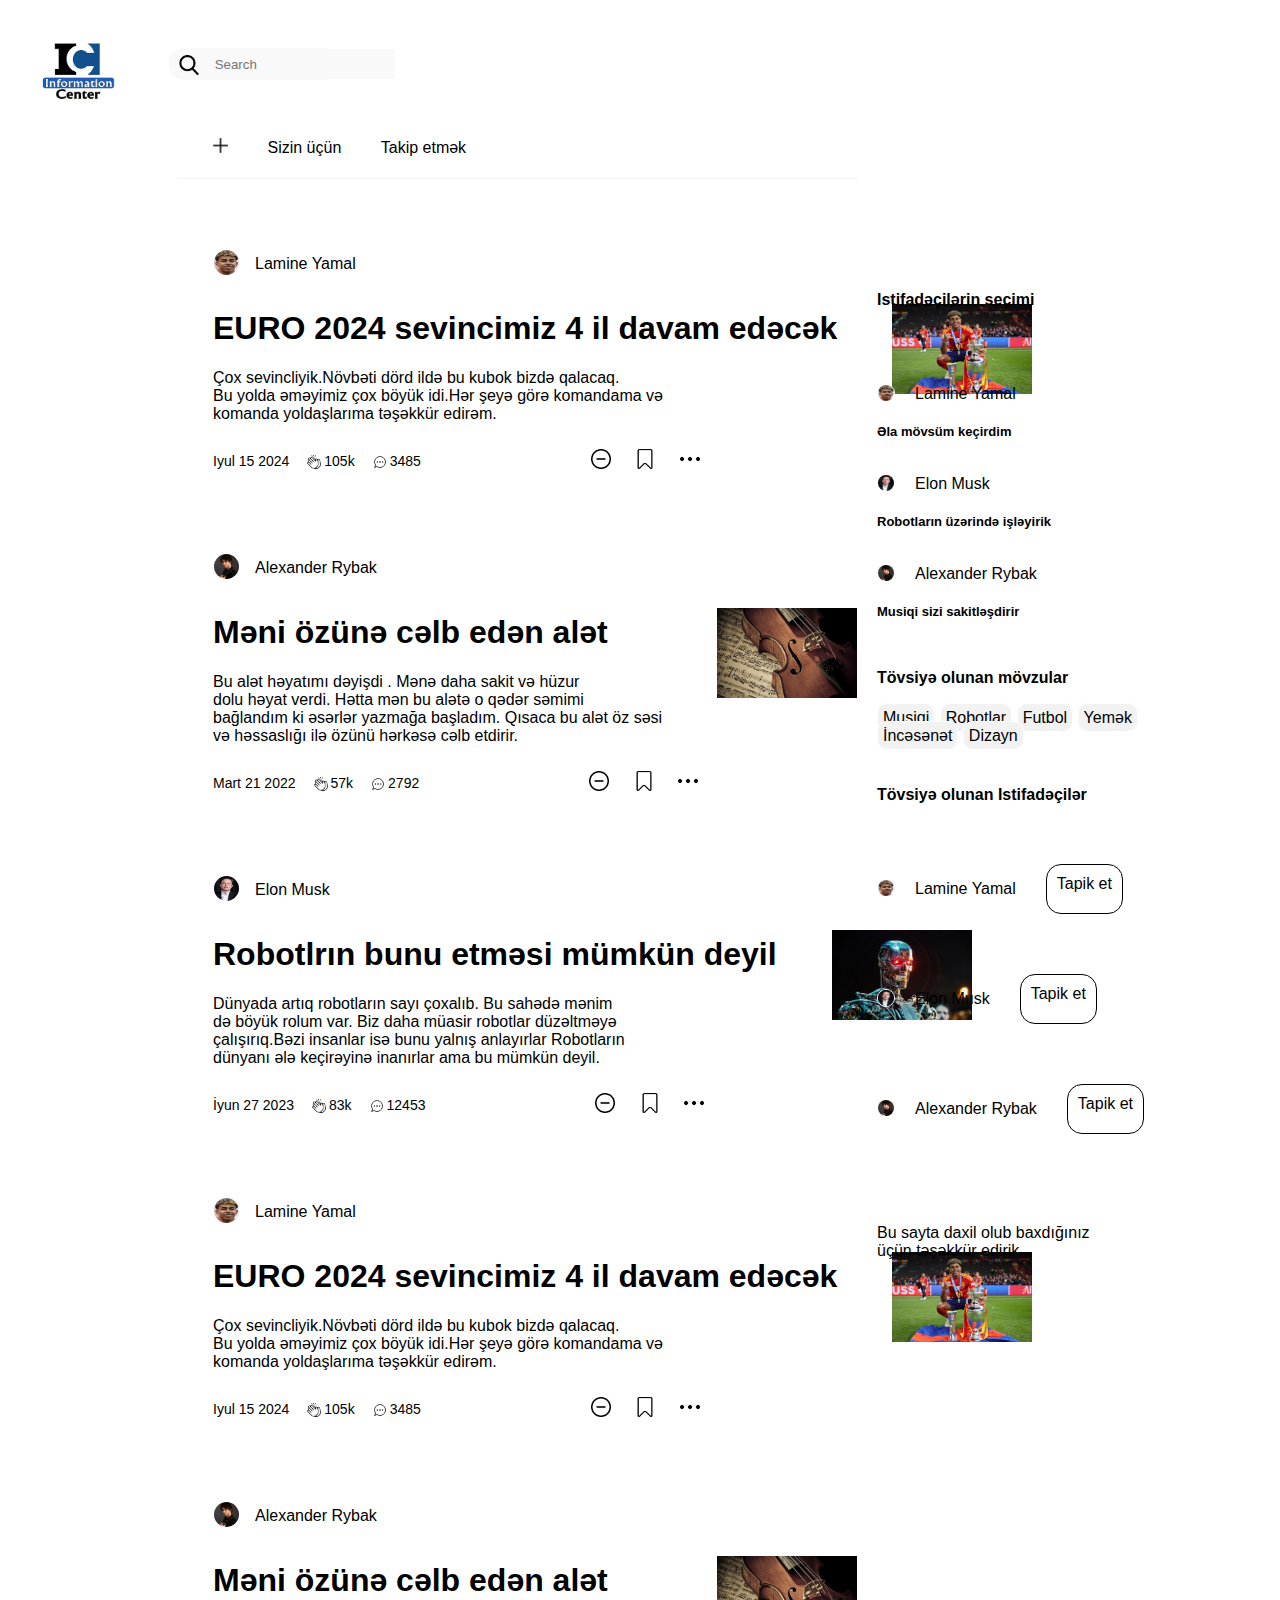
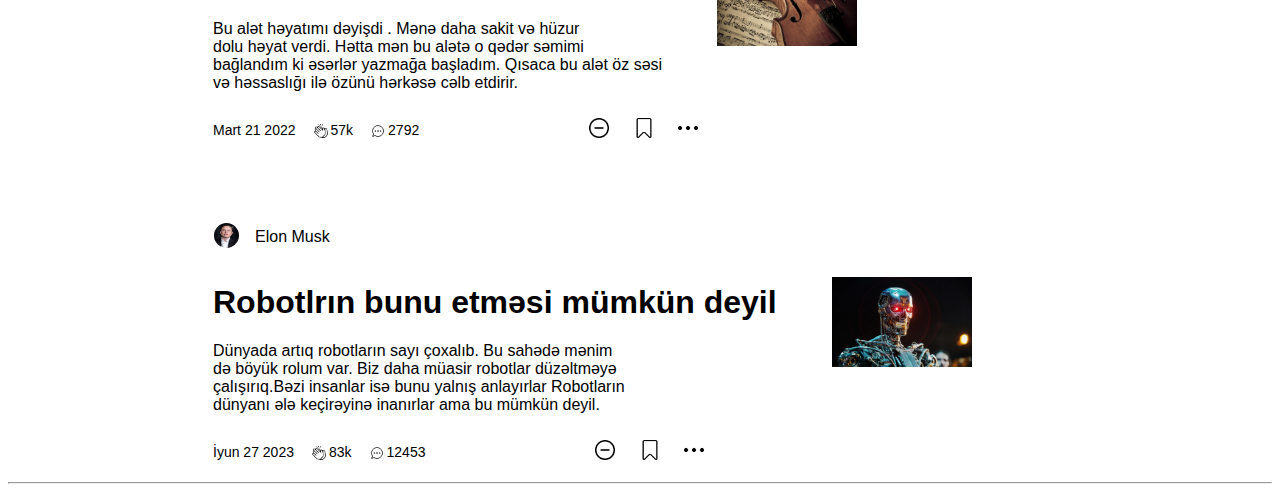
<file: html/index.html>
<!DOCTYPE html>
<html lang="en">

<head>
    <meta charset="UTF-8">
    <meta name="viewport" content="width=device-width, initial-scale=1.0">
    <title>Information Center</title>
    <link rel="stylesheet" href="../css/index.css">
</head>

<body>

    <header>
        <img class="four" src="../img/ic.png" width="80px" height="80px">
        <form class="one">
            <img class="three" src="../img/search.png" width="20px" height="20px">
            <input class="two" type="text" placeholder="Search">
        </form>

        <div class="world" style="display: flex;">
            <img class="mrc" src="../img/edit.png" width="25px" height="25px">
            <p>Yazmaq</p>
        </div>

        <img class="goal" src="../img/bell.png" width="25px" height="25px">

    </header>

    <aside>


        <div class="top">
            <a class="country" href=""><img src="../img/plus.png" width="15px" height="15px"></a>
            <a class="for country" href="">Sizin üçün</a>
            <a class="for country" href="">Takip etmək</a>
        </div>
        <div class="bottom">


            <div class="old">
                <div style="display: flex;">
                    <img class="circle" src="../img/yamal.webp" width="25px" height="25px">
                    <p>Lamine Yamal</p>
                </div>
                <div style="display: flex;">
                    <div>
                        <h1>EURO 2024 sevincimiz 4 il davam edəcək</h1>
                        <p>Çox sevincliyik.Növbəti dörd ildə bu kubok bizdə qalacaq.<br>
                            Bu yolda əməyimiz çox böyük idi.Hər şeyə görə komandama və<br>
                            komanda yoldaşlarıma təşəkkür edirəm.
                        </p>
                    </div>
                    <div class="move">
                        <img src="../img/euro.webp" width="140px" height="90px">
                    </div>
                </div>
                <div style="display: flex;">
                    <div style="display: flex;">
                        <p class="day">Iyul 15 2024</p>
                        <img class="all" src="../img/clap.png" width="20px" height="20px">
                        <p class="day">105k</p>
                        <img class="all" src="../img/comment.png" width="20px" height="20px">
                        <p class="day">3485</p>
                    </div>
                    <div class="try">
                        <img class="key" src="../img/minus.png" width="20px" height="20px">
                        <img class="key" src="../img/save-instagram.png" width="20px" height="20px">
                        <img class="key" src="../img/more.png" width="20px" height="20px">
                    </div>
                </div>
            </div>



            <div class="old">
                <div style="display: flex;">
                    <img class="circle" src="../img/ry.jpg" width="25px" height="25px">
                    <p>Alexander Rybak</p>
                </div>
                <div style="display: flex;">
                    <div>
                        <h1>Məni özünə cəlb edən alət</h1>
                        <p>
                            Bu alət həyatımı dəyişdi . Mənə daha sakit və hüzur<br> dolu həyat verdi.
                            Hətta mən bu alətə o qədər səmimi<br> bağlandım ki əsərlər
                            yazmağa başladım. Qısaca bu alət öz səsi<br> və həssaslığı ilə özünü hərkəsə cəlb etdirir.
                        </p>
                    </div>
                    <div class="move">
                        <img src="../img/violin.jpg" width="140px" height="90px">
                    </div>
                </div>
                <div style="display: flex;">
                    <div style="display: flex;">
                        <p class="day">Mart 21 2022</p>
                        <img class="all" src="../img/clap.png" width="20px" height="20px">
                        <p class="day">57k</p>
                        <img class="all" src="../img/comment.png" width="20px" height="20px">
                        <p class="day">2792</p>
                    </div>
                    <div class="try">
                        <img class="key" src="../img/minus.png" width="20px" height="20px">
                        <img class="key" src="../img/save-instagram.png" width="20px" height="20px">
                        <img class="key" src="../img/more.png" width="20px" height="20px">
                    </div>
                </div>
            </div>




            <div class="old">
                <div style="display: flex;">
                    <img class="circle" src="../img/elon.jpg" width="25px" height="25px">
                    <p>Elon Musk</p>
                </div>
                <div style="display: flex;">
                    <div>
                        <h1>Robotlrın bunu etməsi mümkün deyil</h1>
                        <p>
                            Dünyada artıq robotların sayı çoxalıb. Bu sahədə mənim<br> də böyük rolum var.
                            Biz daha müasir robotlar düzəltməyə<br> çalışırıq.Bəzi insanlar isə bunu yalnış anlayırlar
                            Robotların<br> dünyanı ələ keçirəyinə inanırlar ama bu mümkün deyil.
                        </p>
                    </div>
                    <div class="move">
                        <img src="../img/rob.webp" width="140px" height="90px">
                    </div>
                </div>
                <div style="display: flex;">
                    <div style="display: flex;">
                        <p class="day">İyun 27 2023</p>
                        <img class="all" src="../img/clap.png" width="20px" height="20px">
                        <p class="day">83k</p>
                        <img class="all" src="../img/comment.png" width="20px" height="20px">
                        <p class="day">12453</p>
                    </div>
                    <div class="try">
                        <img class="key" src="../img/minus.png" width="20px" height="20px">
                        <img class="key" src="../img/save-instagram.png" width="20px" height="20px">
                        <img class="key" src="../img/more.png" width="20px" height="20px">
                    </div>
                </div>
            </div>



            <div class="old">
                <div style="display: flex;">
                    <img class="circle" src="../img/yamal.webp" width="25px" height="25px">
                    <p>Lamine Yamal</p>
                </div>
                <div style="display: flex;">
                    <div>
                        <h1>EURO 2024 sevincimiz 4 il davam edəcək</h1>
                        <p>Çox sevincliyik.Növbəti dörd ildə bu kubok bizdə qalacaq.<br>
                            Bu yolda əməyimiz çox böyük idi.Hər şeyə görə komandama və<br>
                            komanda yoldaşlarıma təşəkkür edirəm.
                        </p>
                    </div>
                    <div class="move">
                        <img src="../img/euro.webp" width="140px" height="90px">
                    </div>
                </div>
                <div style="display: flex;">
                    <div style="display: flex;">
                        <p class="day">Iyul 15 2024</p>
                        <img class="all" src="../img/clap.png" width="20px" height="20px">
                        <p class="day">105k</p>
                        <img class="all" src="../img/comment.png" width="20px" height="20px">
                        <p class="day">3485</p>
                    </div>
                    <div class="try">
                        <img class="key" src="../img/minus.png" width="20px" height="20px">
                        <img class="key" src="../img/save-instagram.png" width="20px" height="20px">
                        <img class="key" src="../img/more.png" width="20px" height="20px">
                    </div>
                </div>
            </div>

            <div class="old">
                <div style="display: flex;">
                    <img class="circle" src="../img/ry.jpg" width="25px" height="25px">
                    <p>Alexander Rybak</p>
                </div>
                <div style="display: flex;">
                    <div>
                        <h1>Məni özünə cəlb edən alət</h1>
                        <p>
                            Bu alət həyatımı dəyişdi . Mənə daha sakit və hüzur<br> dolu həyat verdi.
                            Hətta mən bu alətə o qədər səmimi<br> bağlandım ki əsərlər
                            yazmağa başladım. Qısaca bu alət öz səsi<br> və həssaslığı ilə özünü hərkəsə cəlb etdirir.
                        </p>
                    </div>
                    <div class="move">
                        <img src="../img/violin.jpg" width="140px" height="90px">
                    </div>
                </div>
                <div style="display: flex;">
                    <div style="display: flex;">
                        <p class="day">Mart 21 2022</p>
                        <img class="all" src="../img/clap.png" width="20px" height="20px">
                        <p class="day">57k</p>
                        <img class="all" src="../img/comment.png" width="20px" height="20px">
                        <p class="day">2792</p>
                    </div>
                    <div class="try">
                        <img class="key" src="../img/minus.png" width="20px" height="20px">
                        <img class="key" src="../img/save-instagram.png" width="20px" height="20px">
                        <img class="key" src="../img/more.png" width="20px" height="20px">
                    </div>
                </div>
            </div>

            <div class="old">
                <div style="display: flex;">
                    <img class="circle" src="../img/elon.jpg" width="25px" height="25px">
                    <p>Elon Musk</p>
                </div>
                <div style="display: flex;">
                    <div>
                        <h1>Robotlrın bunu etməsi mümkün deyil</h1>
                        <p>
                            Dünyada artıq robotların sayı çoxalıb. Bu sahədə mənim<br> də böyük rolum var.
                            Biz daha müasir robotlar düzəltməyə<br> çalışırıq.Bəzi insanlar isə bunu yalnış anlayırlar
                            Robotların<br> dünyanı ələ keçirəyinə inanırlar ama bu mümkün deyil.
                        </p>
                    </div>
                    <div class="move">
                        <img src="../img/rob.webp" width="140px" height="90px">
                    </div>
                </div>
                <div style="display: flex;">
                    <div style="display: flex;">
                        <p class="day">İyun 27 2023</p>
                        <img class="all" src="../img/clap.png" width="20px" height="20px">
                        <p class="day">83k</p>
                        <img class="all" src="../img/comment.png" width="20px" height="20px">
                        <p class="day">12453</p>
                    </div>
                    <div class="try">
                        <img class="key" src="../img/minus.png" width="20px" height="20px">
                        <img class="key" src="../img/save-instagram.png" width="20px" height="20px">
                        <img class="key" src="../img/more.png" width="20px" height="20px">
                    </div>
                </div>
            </div>


        </div>


        <div class="right">

            <div>

                <h4>Istifadəçilərin seçimi</h4>


                <div style="display: flex; margin-top: 60px;">
                    <img class="small" src="../img/yamal.webp" width="16px" height="16px">
                    <p>Lamine Yamal</p>
                </div>

                <p class="lord">Əla mövsüm keçirdim</p>

                <div style="display: flex;">
                    <img class="small" src="../img/elon.jpg" width="16px" height="16px">
                    <p>Elon Musk</p>
                </div>

                <p class="lord">Robotların üzərində işləyirik</p>

                <div style="display: flex;">
                    <img class="small" src="../img/ry.jpg" width="16px" height="16px">
                    <p>Alexander Rybak</p>
                </div>

                <p class="lord">Musiqi sizi sakitləşdirir</p>


            </div>


            <div class="water">
                <h4>Tövsiyə olunan mövzular</h4>
                <a class="big" href="">Musiqi</a>
                <a class="big" href="">Robotlar</a>
                <a class="big" href="">Futbol</a>
                <a class="big" href="">Yemək</a>
                <a class="big" href="">İncəsənət</a>
                <a class="big" href="">Dizayn</a>
            </div>

            <div>
                <h4>Tövsiyə olunan Istifadəçilər</h4>
                <div style="display: flex; margin-top: 60px;">
                    <img class="small" src="../img/yamal.webp" width="16px" height="16px">
                    <p>Lamine Yamal</p>
                    <a class="title" href="">Tapik et</a>
                </div>

                <div style="display: flex; margin-top: 60px;">
                    <img class="small" src="../img/elon.jpg" width="16px" height="16px">
                    <p>Elon Musk</p>
                    <a class="title" href="">Tapik et</a>
                </div>

                <div style="display: flex; margin-top: 60px;">
                    <img class="small" src="../img/ry.jpg" width="16px" height="16px">
                    <p>Alexander Rybak</p>
                    <a class="title" href="">Tapik et</a>
                </div>

            </div>


            <div class="end">
                <p>Bu sayta daxil olub baxdığınız
                    <br> üçün təşəkkür edirik.
                </p>
            </div>


        </div>




    </aside>

    <hr>

    <footer style="display: flex;">

        <div class="hello">

            <h4>Istifadəçilərin seçimi</h4>


            <div style="display: flex; margin-top: 60px;">
                <img class="small" src="../img/yamal.webp" width="16px" height="16px">
                <p>Lamine Yamal</p>
            </div>

            <p class="lord">Əla mövsüm keçirdim</p>

            <div style="display: flex;">
                <img class="small" src="../img/elon.jpg" width="16px" height="16px">
                <p>Elon Musk</p>
            </div>

            <p class="lord">Robotların üzərində işləyirik</p>

            <div style="display: flex;">
                <img class="small" src="../img/ry.jpg" width="16px" height="16px">
                <p>Alexander Rybak</p>
            </div>

            <p class="lord">Musiqi sizi sakitləşdirir</p>


        </div>


        <div class="water hello">
            <h4>Tövsiyə olunan mövzular</h4>
            <a class="big" href="">Musiqi</a>
            <a class="big" href="">Robotlar</a>
            <a class="big" href="">Futbol</a>
            <a class="big" href="">Yemək</a>
            <a class="big" href="">İncəsənət</a>
            <a class="big" href="">Dizayn</a>
        </div>

        <div class="hello">
            <h4>Tövsiyə olunan Istifadəçilər</h4>
            <div style="display: flex; margin-top: 60px;">
                <img class="small" src="../img/yamal.webp" width="16px" height="16px">
                <p>Lamine Yamal</p>
                <a class="title" href="">Tapik et</a>
            </div>

            <div style="display: flex; margin-top: 60px;">
                <img class="small" src="../img/elon.jpg" width="16px" height="16px">
                <p>Elon Musk</p>
                <a class="title" href="">Tapik et</a>
            </div>

            <div style="display: flex; margin-top: 60px;">
                <img class="small" src="../img/ry.jpg" width="16px" height="16px">
                <p>Alexander Rybak</p>
                <a class="title" href="">Tapik et</a>
            </div>

        </div>


        <div class="end hello">
            <p>Bu sayta daxil olub baxdığınız
                <br> üçün təşəkkür edirik.
            </p>
        </div>



    </footer>
</body>

</html>
</file>
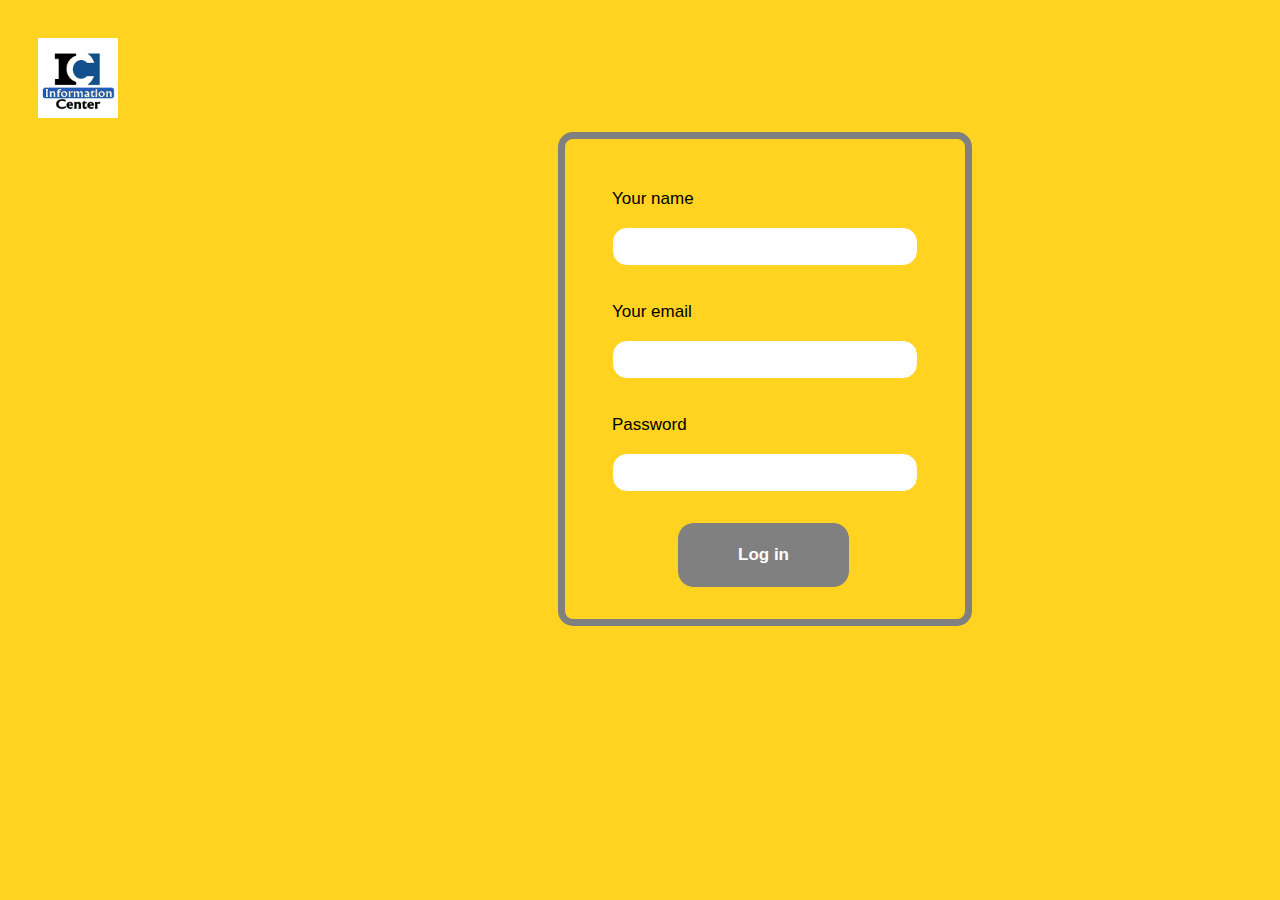
<file: html/logIn.html>
<!DOCTYPE html>
<html lang="en">

<head>
    <meta charset="UTF-8">
    <meta name="viewport" content="width=device-width, initial-scale=1.0">
    <title>Document</title>
    <link rel="stylesheet" href="../css/logIn.css">
</head>

<body>

    <img src="../img/ic.png" width="80px" height="80px">



    <form class="one" action="/log-in">

        <div style="margin-left: 47px; margin-top: 50px;">
            <label>Your name</label><br><br>
        <input type="text"><br><br><br>
        <label>Your email</label><br><br>
        <input type="email"><br><br><br>
        <label>Password</label><br><br>
        <input type="password">
        <div class="three">
            <button class="two" type="submit">Log in</button>

        </div>
        </div>

    </form>


</body>

</html>
</file>
<file: css/index.css>
* {
    font-family: 'Trebuchet MS', 'Lucida Sans Unicode', 'Lucida Grande', 'Lucida Sans', Arial, sans-serif;
}

header {
    display: flex;
}

.one {
    display: flex;
    background-color: #F9F9F9;
    width: 170px;
    height: 30px;
    border: 1px solid #F9F9F9;
    border-radius: 20px;
    margin-top: 40px;
    margin-left: 50px;
}

.two {
    background-color: #F9F9F9;
    border: 1px solid #F9F9F9;
    margin-left: 13px;
}

.three {
    margin-top: 6px;
    margin-left: 10px;
}

.four {
    margin-top: 20px;
    margin-left: 30px;
    animation: mymove 5s;
}

@keyframes mymove {
    50%{transform: rotate(360deg);}
}

.world {
    margin-left: 1000px;
    margin-top: 35px;
}

.mrc {
    margin-top: 15px;
    margin-right: 10px;
}

.goal {
    margin-top: 45px;
    margin-left: 45px;
}


aside {
    margin-left: 170px;
}

.top {
    width: 680px;
    height: 40px;
    margin-top: 30px;
    border-bottom: 1px solid #F3F3F3;
}

.bottom {
    margin-left: 35px;
    margin-top: 50px;
}

.for {
    text-decoration: none;
    color: black;
}

.country {
    margin-left: 35px;
}

.circle {
    border: 1px solid white;
    border-radius: 25px;
    margin-top: 10px;
    margin-right: 15px;

}

.move {
    margin-top: 15px;
    margin-left: 55px;
}

.all {
    margin-top: 13px;
    margin-left: 15px;
}

.day {
    font-size: 14px;
}

.try {
    margin-left: 150px;
    margin-top: 10px;
}

.key {
    margin-left: 20px;
}

.old {
    margin-top: 60px;
}

.right {
    position: absolute;
    right: 100px;
    top: 270px;
}

.small {
    margin-top: 15px;
    margin-right: 20px;
    border: 1px solid white;
    border-radius: 15px;
}

.lord {
    margin-bottom: 20px;
    font-size: 13px;
    font-weight: bolder;
    margin-top: 5px;
}

.water {
    width: 303px;
    height: 95px;
    margin-top: 50px;
}

.big {
    text-decoration: none;
    color: black;
    background-color: #F2F2F2;
    padding: 5px;
    border: 1px solid white;
    border-radius: 10px;

}

.title {
    color: black;
    text-decoration: none;
    border: 1px solid black;
    border-radius: 15px;
    margin-left: 30px;
    padding: 10px;
}


.end {
    margin-top: 90px;
}

.hello{
    margin-left: 100px;
    margin-top: 100px;
}


.hello{
    display: none;
}


@media (max-width:600px) {
    .right{
        display: none;
    }

    .hello{
        display: block;
    }
}
</file>
<file: css/logIn.css>
*{
    font-family: 'Lucida Sans', 'Lucida Sans Regular', 'Lucida Grande', 'Lucida Sans Unicode', Geneva, Verdana, sans-serif;
}

body{
    background-color: #FFD31F;
}

.one{
    margin-top: 10px;
    margin-left: 550px;
    margin-right: 600px;
    width: 400px;
    height: 480px;
    border: 7px solid gray;
    border-radius: 15px;
}

label{
    font-size: 17px;
}

input{
    width: 300px;
    height: 35px;
    border: 1px solid #FFD31F;
    border-radius: 15px;
}

.two{
    text-decoration: none;
    background-color: gray;
    color: white;
    border: 1px solid #FFD31F;
    border-radius: 17px;
    padding: 22px 60px;
    font-size: 17px;
    font-weight: bolder;
}

.two:hover{
    background-color: white;
    color: gray;
    opacity: 0.8;
}

.three{
   padding-top: 30px;
   padding-left: 65px;
}


img{
    margin-top: 30px;
    margin-left: 30px;
    animation: mymove 5s;
}

@keyframes mymove {
    50%{transform: rotate(360deg);}
}
</file>
